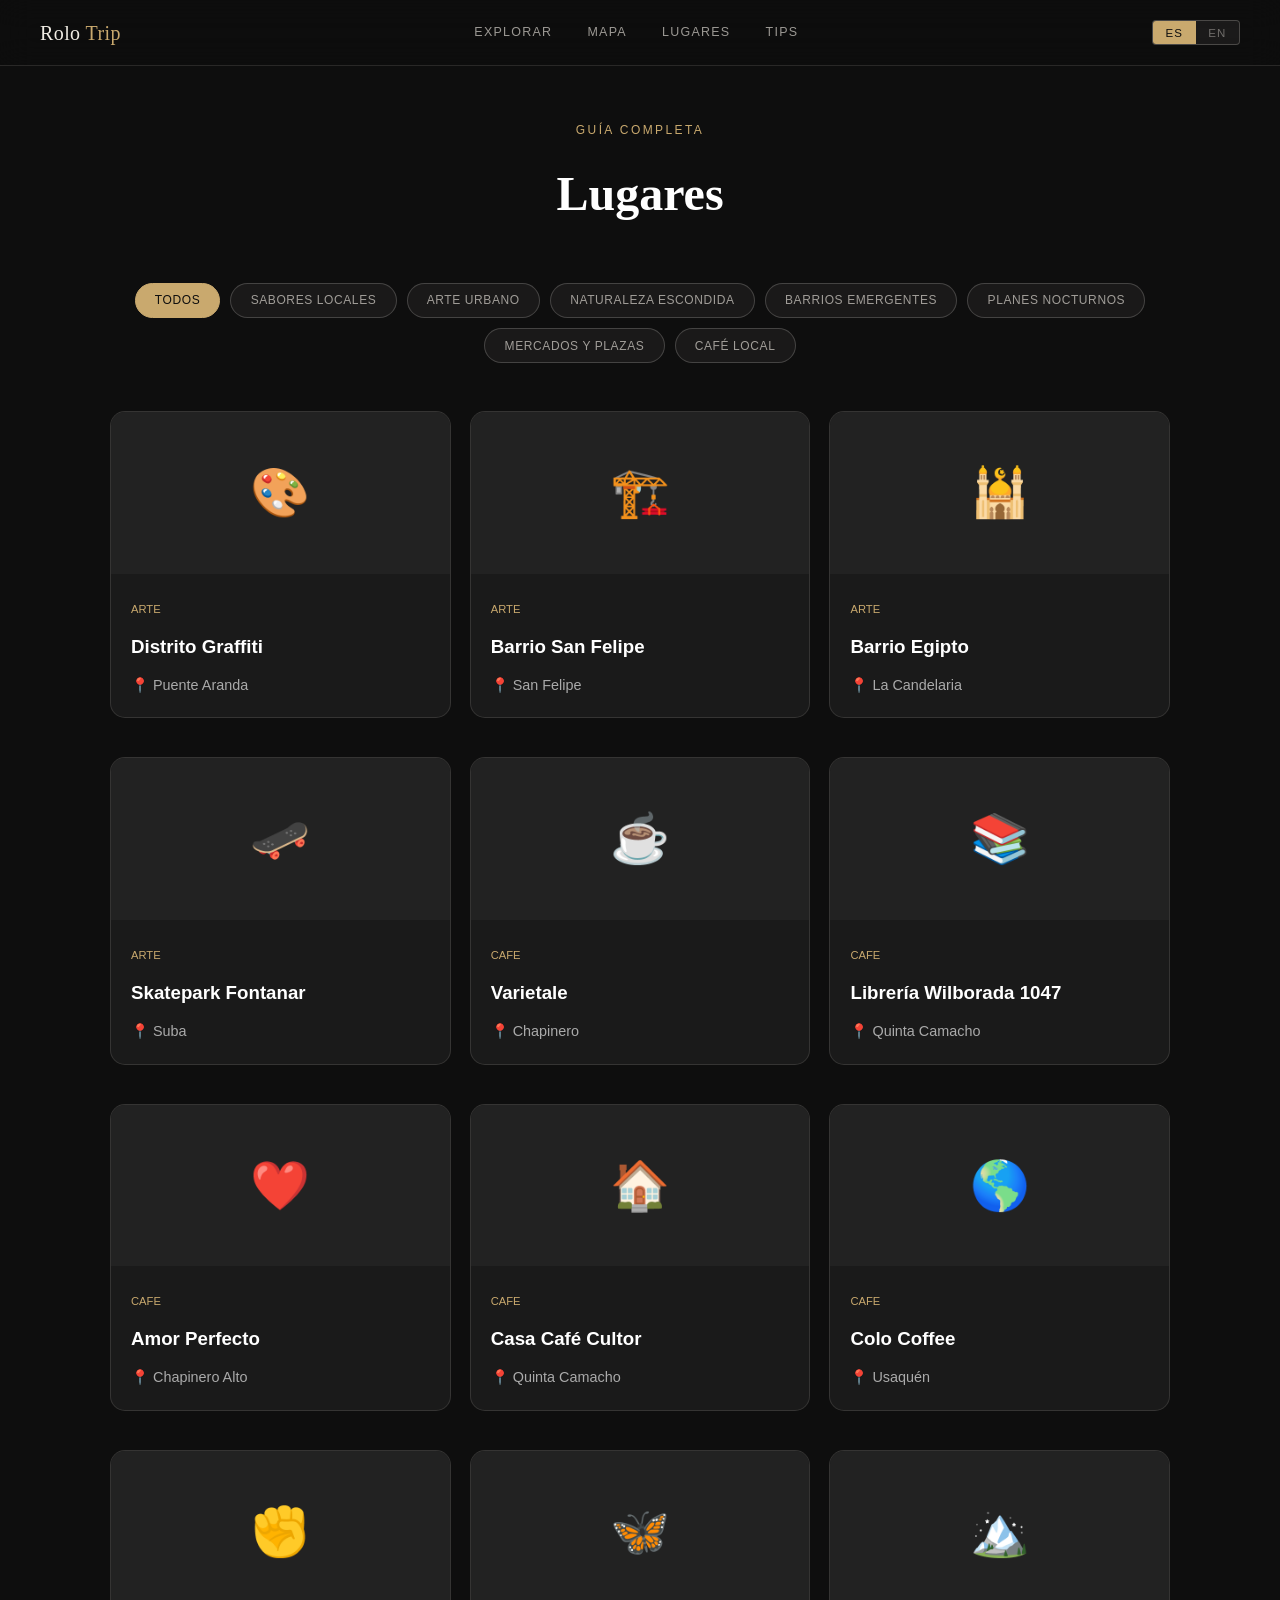
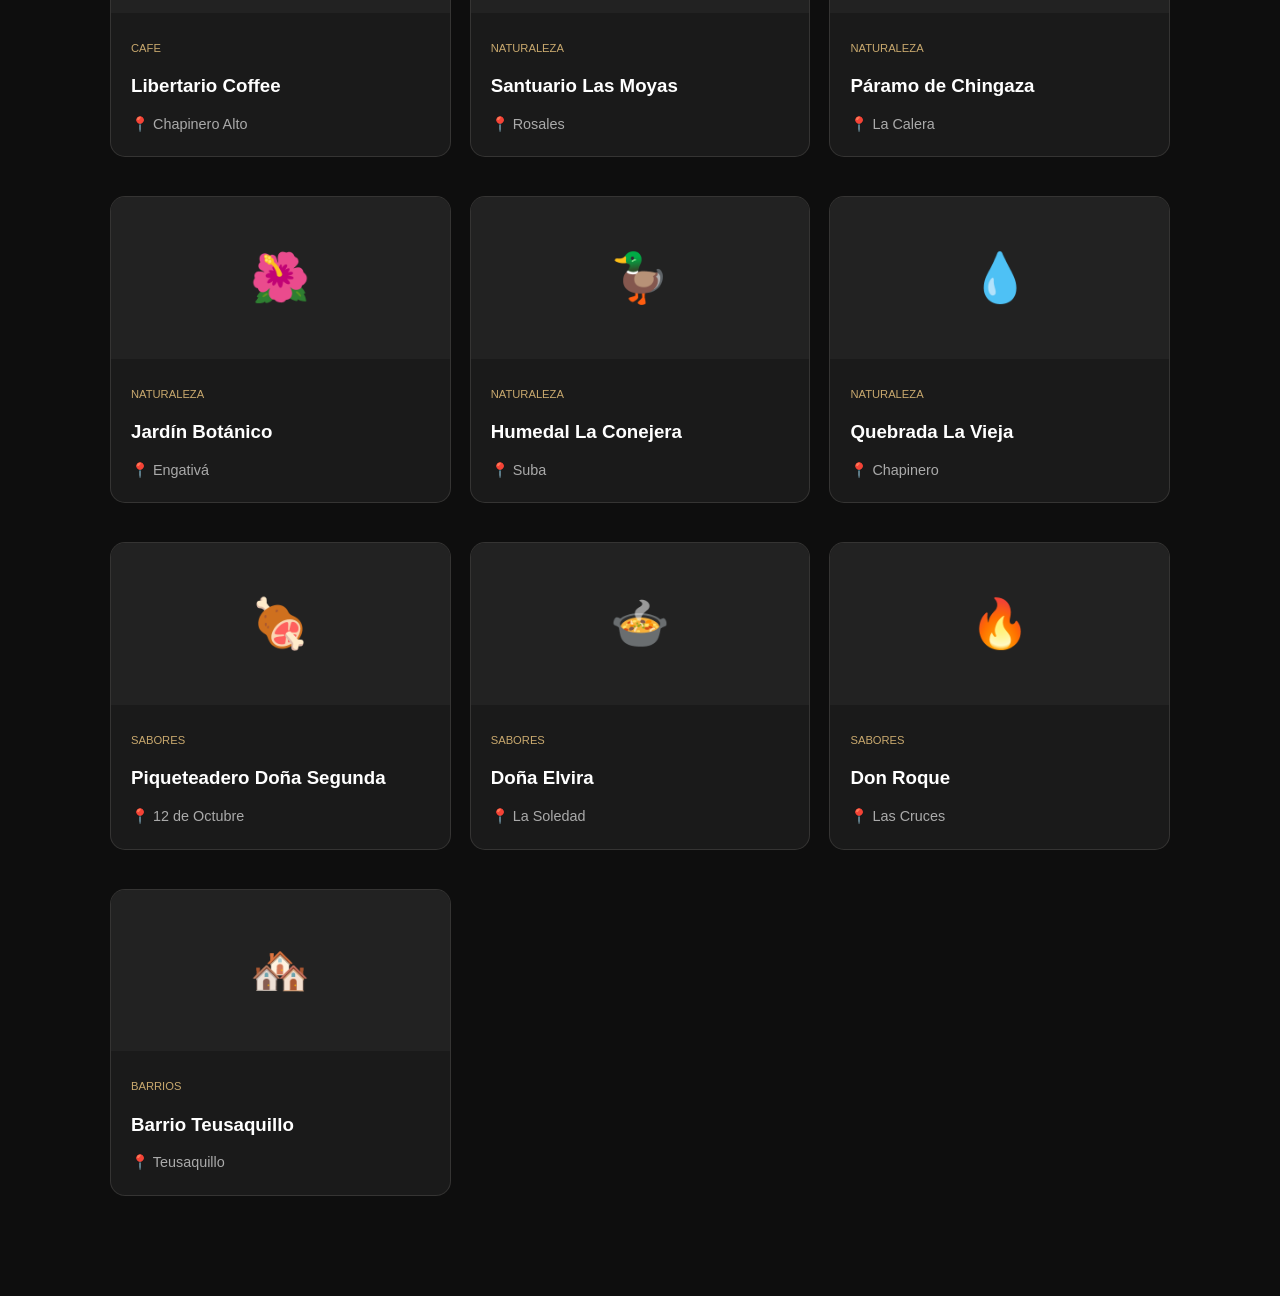
<file: pages/lugares.html>
<!DOCTYPE html>
<html lang="es">
<head>
  <meta charset="UTF-8" />
  <meta name="viewport" content="width=device-width, initial-scale=1.0" />
  <title>Lugares — RoloTrip</title>
  
  <link rel="stylesheet" href="../css/styles.css" />
  
  <link rel="preconnect" href="https://fonts.googleapis.com" />
  </head>
<body style="background-color: #0e0e0e;">

  <header class="navbar">
  <div class="navbar__logo"><a href="../index.html">Rolo <span>Trip</span></a></div>

  <nav class="navbar__links">
    <a href="../index.html#explorar" data-i18n="navExplore">Explorar</a>
    <a href="mapa.html" data-i18n="navMap">Mapa</a>
    <a href="lugares.html" data-i18n="navPlaces">Lugares</a>
    <a href="../index.html#tips" data-i18n="navTips">Tips</a>
  </nav>

  <div class="lang-toggle">
    <button class="lang-btn active" id="btn-es">ES</button>
    <button class="lang-btn" id="btn-en">EN</button>
  </div>

  <button class="hamburger" id="hamburger" aria-label="Menú">
    <span></span><span></span><span></span>
  </button>
</header>

  <main style="margin-top: 120px; padding-bottom: 5rem;">
  
  <section class="section-header" style="text-align: center; margin-bottom: 3rem;">
    <p class="section-label" 
       data-i18n="featLabel" 
       style="color: #c9a96e; letter-spacing: 0.2em; text-transform: uppercase; font-size: 0.75rem;">
       Guía Completa
    </p>
    <h1 class="section-title" 
        data-i18n="navPlaces" 
        style="font-family: 'Playfair Display', serif; color: white; font-size: 3rem;">
        Todos los Lugares
    </h1>
  </section>

  <div class="filters-container" style="max-width: 1100px; margin: 0 auto 3rem; display: flex; gap: 10px; flex-wrap: wrap; justify-content: center; padding: 0 20px;">
    <button class="btn-filter active" data-cat="todos" data-i18n="todos">Todos</button> 
    <button class="btn-filter" data-cat="sabores" data-i18n="cat1">Sabores Ocultos</button>
    <button class="btn-filter" data-cat="arte" data-i18n="cat2">Arte Urbano</button>
    <button class="btn-filter" data-cat="naturaleza" data-i18n="cat3">Naturaleza Escondida</button>
    <button class="btn-filter" data-cat="barrios" data-i18n="cat4">Barrios Emergentes</button>
    <button class="btn-filter" data-cat="noche" data-i18n="cat5">Planes Nocturnos</button>
    <button class="btn-filter" data-cat="mercados" data-i18n="cat6">Mercados y Plazas</button>
    <button class="btn-filter" data-cat="cafe" data-i18n="cat7">Café Local</button>
  </div>

  <div class="places-grid" id="placesGrid" style="max-width: 1100px; margin: 0 auto; padding: 0 20px;">
    </div>

</main>

  <script src="../js/main.js"></script>

</body>
</html>
</file>
<file: css/styles.css>
/* =========================================
   BOGOTÁ OCULTA — styles.css
   Paleta: oscuro #0e0e0e + dorado #c9a96e
   Tipografía: Playfair Display + DM Sans
   ========================================= */

/* ---- Reset & Base ---- */
*, *::before, *::after { margin: 0; padding: 0; box-sizing: border-box; }

:root {
  --bg:        #0e0e0e;
  --bg2:       #161616;
  --bg3:       #1e1e1e;
  --gold:      #c9a96e;
  --gold-lt:   #d4b882;
  --text:      #f0ece4;
  --text-muted:#f0ece4a0;
  --text-dim:  #f0ece466;
  --border:    rgba(240,236,228,0.12);
  --border-md: rgba(240,236,228,0.22);
  --radius-sm: 4px;
  --radius-md: 8px;
  --radius-lg: 14px;
  --font-display: 'Playfair Display', Georgia, serif;
  --font-body:    'DM Sans', sans-serif;
  --max-w: 1100px;
  --nav-h: 66px;
}

html { scroll-behavior: smooth; }

body {
  font-family: var(--font-body);
  background: var(--bg);
  color: var(--text);
  line-height: 1.7;
  overflow-x: hidden;
}

a { text-decoration: none; color: inherit; }
img { max-width: 100%; display: block; }

/* ---- Scrollbar ---- */
::-webkit-scrollbar { width: 6px; }
::-webkit-scrollbar-track { background: var(--bg); }
::-webkit-scrollbar-thumb { background: var(--gold); border-radius: 3px; }

/* =========================================
   NAVBAR
   ========================================= */
.navbar {
  position: fixed;
  top: 0; left: 0; right: 0;
  z-index: 100;
  height: var(--nav-h);
  display: flex;
  align-items: center;
  justify-content: space-between;
  padding: 0 2.5rem;
  background: rgba(14,14,14,0.85);
  backdrop-filter: blur(16px);
  border-bottom: 0.5px solid var(--border);
}

.navbar__logo {
  font-family: var(--font-display);
  font-size: 1.25rem;
  letter-spacing: 0.02em;
  color: var(--text);
  flex-shrink: 0;
}

.navbar__logo span { color: var(--gold); }

.navbar__links {
  display: flex;
  gap: 2.2rem;
}

.navbar__links a {
  font-size: 0.78rem;
  font-weight: 400;
  letter-spacing: 0.1em;
  text-transform: uppercase;
  color: var(--text-muted);
  transition: color 0.2s;
}

.navbar__links a:hover { color: var(--gold); }

/* Lang toggle */
.lang-toggle {
  display: flex;
  background: rgba(240,236,228,0.06);
  border: 0.5px solid var(--border-md);
  border-radius: var(--radius-sm);
  overflow: hidden;
}

.lang-btn {
  background: none;
  border: none;
  color: var(--text-dim);
  font-family: var(--font-body);
  font-size: 0.72rem;
  font-weight: 500;
  letter-spacing: 0.08em;
  text-transform: uppercase;
  padding: 0.35rem 0.8rem;
  cursor: pointer;
  transition: all 0.2s;
}

.lang-btn.active {
  background: var(--gold);
  color: #0e0e0e;
}

/* Hamburger (mobile) */
.hamburger {
  display: none;
  flex-direction: column;
  gap: 5px;
  background: none;
  border: none;
  cursor: pointer;
  padding: 4px;
}

.hamburger span {
  display: block;
  width: 22px;
  height: 1.5px;
  background: var(--text);
  border-radius: 2px;
  transition: all 0.3s;
}

/* Mobile menu */
.mobile-menu {
  display: none;
  position: fixed;
  top: var(--nav-h);
  left: 0; right: 0;
  background: var(--bg2);
  border-bottom: 0.5px solid var(--border);
  padding: 1.5rem 2.5rem;
  flex-direction: column;
  gap: 1.2rem;
  z-index: 99;
}

.mobile-menu.open { display: flex; }

.mobile-menu a {
  font-size: 0.9rem;
  letter-spacing: 0.08em;
  text-transform: uppercase;
  color: var(--text-muted);
}

/* =========================================
   HERO
   ========================================= */
.hero {
  margin-top: var(--nav-h);
  padding: 5rem 2.5rem 3.5rem;
  max-width: var(--max-w);
  margin-left: auto;
  margin-right: auto;
  display: grid;
  grid-template-columns: 1fr 1fr;
  gap: 4rem;
  align-items: center;
}

/* Staggered fade-in on load */
.hero__content > * {
  opacity: 0;
  transform: translateY(18px);
  animation: fadeUp 0.7s ease forwards;
}

.hero__eyebrow { animation-delay: 0.1s; }
.hero__title   { animation-delay: 0.25s; }
.hero__sub     { animation-delay: 0.4s; }
.search-box    { animation-delay: 0.55s; }

@keyframes fadeUp {
  to { opacity: 1; transform: translateY(0); }
}

.hero__eyebrow {
  font-size: 0.72rem;
  letter-spacing: 0.2em;
  text-transform: uppercase;
  color: var(--gold);
  display: flex;
  align-items: center;
  gap: 0.7rem;
  margin-bottom: 1.1rem;
}

.hero__eyebrow::before {
  content: '';
  display: inline-block;
  width: 30px;
  height: 1px;
  background: var(--gold);
}

.hero__title {
  font-family: var(--font-display);
  font-size: clamp(2.6rem, 4.5vw, 4rem);
  line-height: 1.07;
  font-weight: 700;
  margin-bottom: 1.4rem;
  color: var(--text);
}

.hero__title em {
  font-style: italic;
  color: var(--gold);
}

.hero__sub {
  font-size: 1rem;
  font-weight: 300;
  line-height: 1.75;
  color: var(--text-muted);
  margin-bottom: 2rem;
  max-width: 440px;
}

/* Search box */
.search-box {
  display: flex;
  align-items: center;
  background: rgba(240,236,228,0.05);
  border: 0.5px solid var(--border-md);
  border-radius: var(--radius-md);
  overflow: hidden;
  max-width: 460px;
  transition: border-color 0.2s;
}

.search-box:focus-within {
  border-color: rgba(201,169,110,0.5);
}

.search-box__icon {
  width: 18px;
  height: 18px;
  color: var(--text-dim);
  margin-left: 1rem;
  flex-shrink: 0;
}

.search-box input {
  flex: 1;
  background: none;
  border: none;
  padding: 0.9rem 0.9rem;
  color: var(--text);
  font-family: var(--font-body);
  font-size: 0.88rem;
  outline: none;
}

.search-box input::placeholder { color: var(--text-dim); }

.search-box button {
  background: var(--gold);
  border: none;
  padding: 0 1.3rem;
  height: 100%;
  min-height: 46px;
  color: #0e0e0e;
  font-family: var(--font-body);
  font-size: 0.78rem;
  font-weight: 500;
  letter-spacing: 0.09em;
  text-transform: uppercase;
  cursor: pointer;
  transition: background 0.2s;
  white-space: nowrap;
}

.search-box button:hover { background: var(--gold-lt); }

/* Map mock */
.hero__visual {
  opacity: 0;
  animation: fadeUp 0.9s ease 0.6s forwards;
}

.map-mock {
  width: 100%;
  aspect-ratio: 4/3;
  background: var(--bg3);
  border-radius: var(--radius-lg);
  border: 0.5px solid var(--border);
  position: relative;
  overflow: hidden;
}

.map-mock__grid {
  position: absolute;
  inset: 0;
  background-image:
    linear-gradient(rgba(201,169,110,0.07) 1px, transparent 1px),
    linear-gradient(90deg, rgba(201,169,110,0.07) 1px, transparent 1px);
  background-size: 32px 32px;
}

.map-pin {
  position: absolute;
  width: 10px;
  height: 10px;
  border-radius: 50%;
  background: var(--gold);
  transform: translate(-50%, -50%);
  animation: pulseDot 2.5s ease-in-out infinite;
}

.map-pin::after {
  content: '';
  position: absolute;
  inset: -6px;
  border-radius: 50%;
  border: 1px solid rgba(201,169,110,0.35);
  animation: ringOut 2.5s ease-out infinite;
}

@keyframes pulseDot {
  0%, 100% { opacity: 1; transform: translate(-50%,-50%) scale(1); }
  50%       { opacity: 0.65; transform: translate(-50%,-50%) scale(0.82); }
}

@keyframes ringOut {
  0%   { transform: scale(1); opacity: 0.5; }
  100% { transform: scale(3); opacity: 0; }
}

.map-mock__label {
  position: absolute;
  bottom: 1rem;
  left: 1rem;
  font-size: 0.68rem;
  letter-spacing: 0.14em;
  text-transform: uppercase;
  color: rgba(201,169,110,0.55);
}

/* =========================================
   STATS BAR
   ========================================= */
.stats-bar {
  display: flex;
  align-items: center;
  justify-content: center;
  gap: 0;
  padding: 1.8rem 2.5rem;
  border-top: 0.5px solid var(--border);
  border-bottom: 0.5px solid var(--border);
  background: var(--bg2);
  flex-wrap: wrap;
  gap: 0;
}

.stat {
  display: flex;
  flex-direction: column;
  align-items: center;
  padding: 0 3rem;
}

.stat__num {
  font-family: var(--font-display);
  font-size: 2rem;
  color: var(--gold);
  line-height: 1;
}

.stat__label {
  font-size: 0.75rem;
  color: var(--text-dim);
  letter-spacing: 0.06em;
  margin-top: 0.3rem;
}

.stat__divider {
  width: 0.5px;
  height: 36px;
  background: var(--border);
}

/* =========================================
   SECTION SHARED
   ========================================= */
.section-header {
  text-align: center;
  margin-bottom: 3rem;
}

.section-label {
  font-size: 0.72rem;
  letter-spacing: 0.18em;
  text-transform: uppercase;
  color: var(--gold);
  margin-bottom: 0.8rem;
}

.section-title {
  font-family: var(--font-display);
  font-size: clamp(1.8rem, 3vw, 2.6rem);
  font-weight: 700;
  color: var(--text);
}

/* =========================================
   CATEGORÍAS
   ========================================= */
.categories {
  padding: 5rem 2.5rem;
  max-width: var(--max-w);
  margin: 0 auto;
}

.cats-grid {
  display: grid;
  grid-template-columns: repeat(3, 1fr);
  gap: 1rem;
}

.cat-card {
  background: var(--bg2);
  border: 0.5px solid var(--border);
  border-radius: var(--radius-lg);
  padding: 1.8rem 1.5rem;
  cursor: pointer;
  transition: all 0.25s ease;
  position: relative;
  overflow: hidden;
}

.cat-card::before {
  content: '';
  position: absolute;
  inset: 0;
  background: rgba(201,169,110,0.04);
  opacity: 0;
  transition: opacity 0.25s;
}

.cat-card:hover::before,
.cat-card.active::before { opacity: 1; }

.cat-card:hover,
.cat-card.active {
  border-color: rgba(201,169,110,0.45);
  transform: translateY(-3px);
}

.cat-card__icon {
  font-size: 1.8rem;
  margin-bottom: 1rem;
  display: block;
}

.cat-card h3 {
  font-family: var(--font-display);
  font-size: 1.1rem;
  font-weight: 400;
  color: var(--text);
  margin-bottom: 0.5rem;
}

.cat-card p {
  font-size: 0.82rem;
  color: var(--text-muted);
  line-height: 1.6;
  font-weight: 300;
}

/* =========================================
   LUGARES DESTACADOS
   ========================================= */
.featured {
  padding: 5rem 2.5rem;
  background: var(--bg2);
}

.featured .section-header,
.featured .places-grid,
.featured__cta {
  max-width: var(--max-w);
  margin-left: auto;
  margin-right: auto;
}

.places-grid {
  display: grid;
  grid-template-columns: repeat(3, 1fr);
  gap: 1.2rem;
  margin-bottom: 3rem;
}

.place-card {
  background: var(--bg);
  border: 0.5px solid var(--border);
  border-radius: var(--radius-lg);
  overflow: hidden;
  transition: all 0.25s ease;
  cursor: pointer;
}

.place-card:hover {
  border-color: rgba(201,169,110,0.4);
  transform: translateY(-4px);
}

.place-card__img {
  width: 100%;
  aspect-ratio: 4/3;
  background: var(--bg3);
  display: flex;
  align-items: center;
  justify-content: center;
  font-size: 3rem;
  position: relative;
  overflow: hidden;
}

.place-card__tag {
  position: absolute;
  top: 0.7rem;
  left: 0.7rem;
  background: rgba(201,169,110,0.18);
  border: 0.5px solid rgba(201,169,110,0.4);
  color: var(--gold);
  font-size: 0.65rem;
  letter-spacing: 0.1em;
  text-transform: uppercase;
  padding: 0.25rem 0.6rem;
  border-radius: 3px;
}

.place-card__body {
  padding: 1.2rem 1.3rem;
}

.place-card__name {
  font-family: var(--font-display);
  font-size: 1.05rem;
  font-weight: 400;
  color: var(--text);
  margin-bottom: 0.35rem;
}

.place-card__desc {
  font-size: 0.8rem;
  color: var(--text-muted);
  font-weight: 300;
  line-height: 1.6;
  margin-bottom: 0.9rem;
}

.place-card__meta {
  display: flex;
  align-items: center;
  justify-content: space-between;
}

.place-card__barrio {
  font-size: 0.7rem;
  color: var(--text-dim);
  letter-spacing: 0.06em;
}

.place-card__arrow {
  width: 28px;
  height: 28px;
  border-radius: 50%;
  border: 0.5px solid var(--border-md);
  display: flex;
  align-items: center;
  justify-content: center;
  color: var(--gold);
  font-size: 0.8rem;
  transition: all 0.2s;
}

.place-card:hover .place-card__arrow {
  background: var(--gold);
  color: #0e0e0e;
}

/* CTA */
.featured__cta {
  text-align: center;
}

.btn-outline {
  display: inline-block;
  border: 0.5px solid var(--border-md);
  color: var(--text-muted);
  font-size: 0.8rem;
  letter-spacing: 0.1em;
  text-transform: uppercase;
  padding: 0.8rem 2.2rem;
  border-radius: var(--radius-md);
  transition: all 0.2s;
}

.btn-outline:hover {
  border-color: var(--gold);
  color: var(--gold);
}

/* =========================================
   TIPS
   ========================================= */
.tips {
  padding: 5rem 2.5rem;
  max-width: var(--max-w);
  margin: 0 auto;
}

.tips-grid {
  display: grid;
  grid-template-columns: repeat(4, 1fr);
  gap: 1rem;
}

.tip-card {
  padding: 1.6rem 1.3rem;
  background: var(--bg2);
  border: 0.5px solid var(--border);
  border-radius: var(--radius-lg);
  transition: border-color 0.2s;
}

.tip-card:hover { border-color: var(--border-md); }

.tip-card__icon {
  display: block;
  font-size: 1.5rem;
  margin-bottom: 0.9rem;
}

.tip-card h4 {
  font-family: var(--font-display);
  font-size: 1rem;
  font-weight: 400;
  color: var(--text);
  margin-bottom: 0.5rem;
}

.tip-card p {
  font-size: 0.8rem;
  color: var(--text-muted);
  font-weight: 300;
  line-height: 1.65;
}

/* =========================================
   FOOTER
   ========================================= */
.footer {
  padding: 3rem 2.5rem;
  border-top: 0.5px solid var(--border);
  text-align: center;
  background: var(--bg2);
}

.footer__logo {
  font-family: var(--font-display);
  font-size: 1.3rem;
  margin-bottom: 0.8rem;
}

.footer__logo span { color: var(--gold); }

.footer__sub {
  font-size: 0.82rem;
  color: var(--text-dim);
  font-weight: 300;
  margin-bottom: 0.5rem;
}

.footer__copy {
  font-size: 0.72rem;
  color: var(--text-dim);
  letter-spacing: 0.08em;
}

/* =========================================
   RESPONSIVE
   ========================================= */
@media (max-width: 900px) {
  .hero {
    grid-template-columns: 1fr;
    gap: 2.5rem;
    padding-top: 3.5rem;
  }

  .hero__visual { order: -1; }

  .cats-grid {
    grid-template-columns: repeat(2, 1fr);
  }

  .places-grid {
    grid-template-columns: repeat(2, 1fr);
  }

  .tips-grid {
    grid-template-columns: repeat(2, 1fr);
  }

  .stat { padding: 0 1.5rem; }
}

@media (max-width: 600px) {
  .navbar__links { display: none; }
  .hamburger { display: flex; }

  .hero { padding: 2.5rem 1.5rem; }

  .categories, .featured, .tips {
    padding: 3.5rem 1.5rem;
  }

  .cats-grid, .places-grid, .tips-grid {
    grid-template-columns: 1fr;
  }

  .stats-bar { gap: 1rem; flex-direction: column; }
  .stat__divider { width: 40px; height: 0.5px; }

  .navbar { padding: 0 1.5rem; }
}

/* Botones de filtro específicos para la página de lugares */
.btn-filter {
  background: transparent;
  border: 0.5px solid var(--border-md);
  color: var(--text-muted);
  padding: 0.6rem 1.2rem;
  border-radius: 30px;
  font-family: var(--font-body);
  font-size: 0.75rem;
  text-transform: uppercase;
  letter-spacing: 0.05em;
  cursor: pointer;
  transition: all 0.3s ease;
}

.btn-filter:hover {
  border-color: var(--gold);
  color: var(--gold);
}

.btn-filter.active {
  background: var(--gold);
  color: var(--bg);
  border-color: var(--gold);
}

.bg-alt {
  background: linear-gradient(to bottom, #0e0e0e, #131313);
}

.filters-container {
  margin-top: 2rem;
}

.btn-filter {
  background: rgba(240, 236, 228, 0.05);
  border: 0.5px solid rgba(240, 236, 228, 0.2);
  color: #f0ece4a0;
  padding: 0.6rem 1.2rem;
  border-radius: 30px;
  font-family: 'DM Sans', sans-serif;
  font-size: 0.75rem;
  text-transform: uppercase;
  letter-spacing: 0.05em;
  cursor: pointer;
  transition: all 0.3s ease;
}

.btn-filter:hover {
  border-color: #c9a96e;
  color: #c9a96e;
}

.btn-filter.active {
  background: #c9a96e;
  color: #0e0e0e;
  border-color: #c9a96e;
  font-weight: 500;
}

/* Ocultar barra de scroll en el carrusel */
#categoryCarousel::-webkit-scrollbar {
    display: none;
}

#categoryCarousel {
    -ms-overflow-style: none;  /* IE y Edge */
    scrollbar-width: none;  /* Firefox */
}

/* Efecto hover para las tarjetas del carrusel */
.cat-card:hover {
    border-color: #c9a96e !important;
    transform: translateY(-5px);
    transition: all 0.3s ease;
}
</file>
